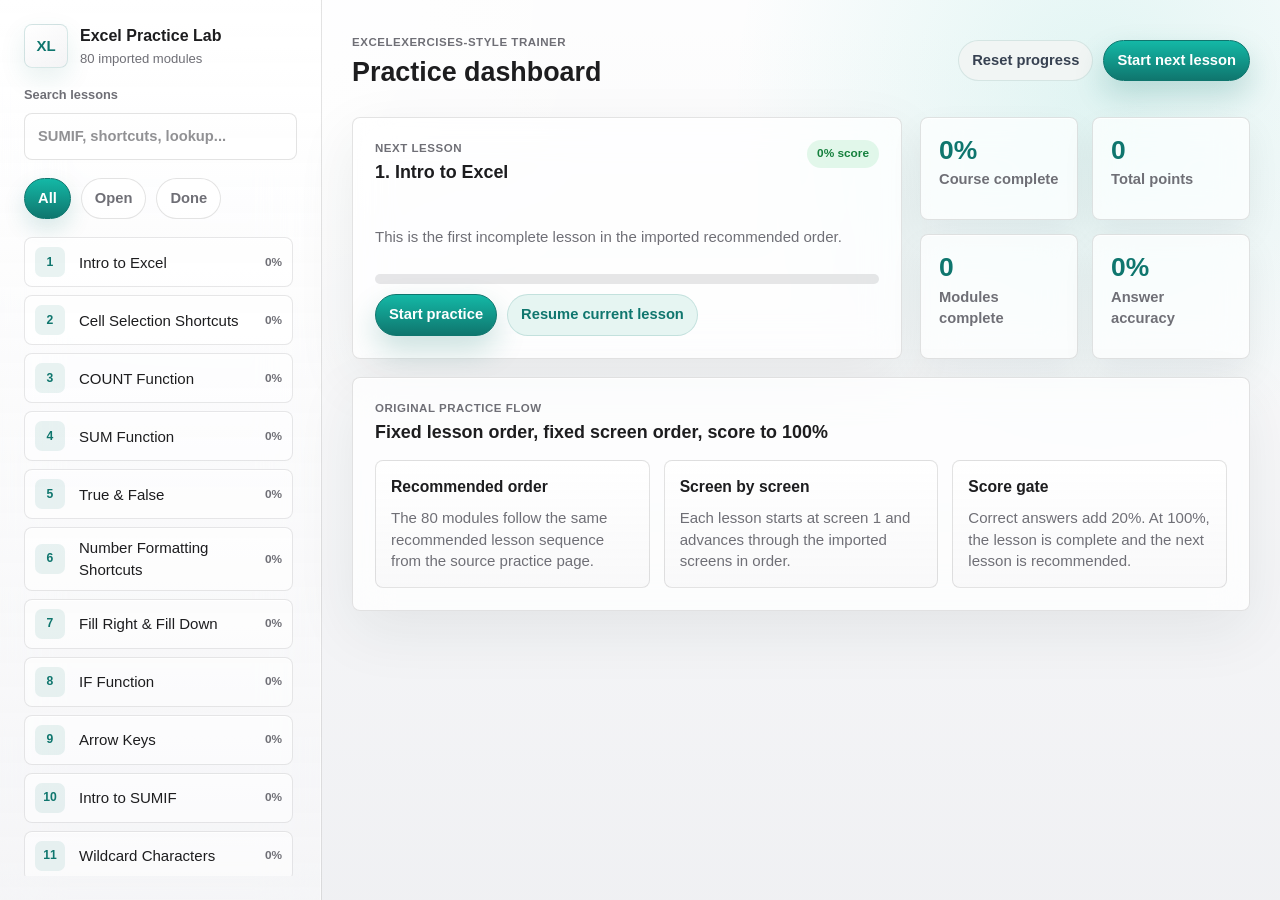
<file: index.html>
<!doctype html>
<html lang="en">
  <head>
    <meta charset="utf-8">
    <meta name="viewport" content="width=device-width, initial-scale=1">
    <title>Excel Practice Lab</title>
    <link rel="icon" href='data:image/svg+xml,%3Csvg xmlns="http://www.w3.org/2000/svg" viewBox="0 0 64 64"%3E%3Crect width="64" height="64" rx="14" fill="%230f766e"/%3E%3Cpath fill="white" d="M16 18h32v28H16z"/%3E%3Cpath fill="%2322c55e" d="M20 22h24v5H20zm0 8h10v5H20zm13 0h11v5H33zM20 38h10v4H20zm13 0h11v4H33z"/%3E%3C/svg%3E'>
    <link rel="stylesheet" href="./styles.css">
  </head>
  <body>
    <div class="app-shell">
      <aside class="sidebar" aria-label="Course modules">
        <div class="brand">
          <div class="brand-mark" aria-hidden="true">XL</div>
          <div>
          <h1>Excel Practice Lab</h1>
            <p>80 imported modules</p>
          </div>
        </div>

        <label class="search-wrap">
          <span>Search lessons</span>
          <input id="moduleSearch" type="search" placeholder="SUMIF, shortcuts, lookup...">
        </label>

        <div class="filter-row" role="group" aria-label="Module filters">
          <button class="chip active" data-filter="all" type="button">All</button>
          <button class="chip" data-filter="open" type="button">Open</button>
          <button class="chip" data-filter="done" type="button">Done</button>
        </div>

        <nav id="moduleList" class="module-list" aria-label="Lessons"></nav>
      </aside>

      <main class="main">
        <header class="topbar">
          <div>
            <p class="eyebrow">ExcelExercises-style trainer</p>
            <h2 id="screenTitle">Practice dashboard</h2>
          </div>
          <div class="top-actions">
            <button id="resetProgressBtn" class="ghost-button" type="button">Reset progress</button>
            <button id="startRecommendedBtn" class="primary-button" type="button">Start next lesson</button>
          </div>
        </header>

        <section id="dashboardView" class="view">
          <div class="hero-grid">
            <section class="panel focus-panel" aria-labelledby="nextTitle">
              <div class="panel-heading">
                <div>
                <p class="eyebrow">Next lesson</p>
                  <h3 id="nextTitle">Loading module...</h3>
                </div>
                <span id="nextBadge" class="status-pill">Ready</span>
              </div>
              <p id="nextReason" class="muted"></p>
              <div class="progress-track" aria-label="Recommended module mastery">
                <span id="nextProgressBar"></span>
              </div>
              <div class="button-row">
                <button id="dashboardStartBtn" class="primary-button" type="button">Start practice</button>
                <button id="reviewWeakBtn" class="secondary-button" type="button">Resume current lesson</button>
              </div>
            </section>

            <section class="stats-grid" aria-label="Progress statistics">
              <article class="stat-tile">
                <span id="masteryStat">0%</span>
                <p>Course complete</p>
              </article>
              <article class="stat-tile">
                <span id="streakStat">0</span>
                <p>Total points</p>
              </article>
              <article class="stat-tile">
                <span id="completedStat">0</span>
                <p>Modules complete</p>
              </article>
              <article class="stat-tile">
                <span id="accuracyStat">0%</span>
                <p>Answer accuracy</p>
              </article>
            </section>
          </div>

          <section class="panel" aria-labelledby="algorithmTitle">
            <div class="panel-heading">
              <div>
                <p class="eyebrow">Original practice flow</p>
                <h3 id="algorithmTitle">Fixed lesson order, fixed screen order, score to 100%</h3>
              </div>
            </div>
            <div class="algorithm-grid">
              <div>
                <h4>Recommended order</h4>
                <p>The 80 modules follow the same recommended lesson sequence from the source practice page.</p>
              </div>
              <div>
                <h4>Screen by screen</h4>
                <p>Each lesson starts at screen 1 and advances through the imported screens in order.</p>
              </div>
              <div>
                <h4>Score gate</h4>
                <p>Correct answers add 20%. At 100%, the lesson is complete and the next lesson is recommended.</p>
              </div>
            </div>
          </section>

        </section>

        <section id="practiceView" class="view hidden" aria-live="polite">
          <div class="practice-layout">
            <section class="panel trainer-panel" aria-labelledby="lessonTitle">
              <div class="lesson-head">
                <button id="backToDashboardBtn" class="ghost-button" type="button">Dashboard</button>
                <div>
                  <p id="lessonMeta" class="eyebrow"></p>
                  <h3 id="lessonTitle"></h3>
                </div>
              </div>

              <div id="questionArea"></div>

              <form id="answerForm" class="answer-form">
                <label id="answerLabel" for="answerInput">Your answer</label>
                <div id="keyboardCapture" class="key-capture hidden" tabindex="0" role="button" aria-label="Keyboard shortcut capture">
                  Press the shortcut now
                </div>
                <input id="answerInput" autocomplete="off" spellcheck="false" placeholder="Type a formula or result">
                <div id="choiceArea" class="choice-area hidden"></div>
                <div class="button-row">
                  <button class="primary-button" type="submit">Check answer</button>
                  <button id="hintBtn" class="secondary-button" type="button">Hint</button>
                  <button id="newQuestionBtn" class="ghost-button" type="button">New question</button>
                  <button id="skipLessonBtn" class="ghost-button" type="button">Skip lesson to 100%</button>
                </div>
              </form>

              <div id="feedbackBox" class="feedback hidden"></div>
            </section>

            <aside class="panel lesson-side" aria-label="Lesson status">
              <div class="mastery-meter">
                <div>
                  <p class="eyebrow">Lesson score</p>
                  <strong id="lessonMastery">0%</strong>
                </div>
                <div class="progress-track">
                  <span id="lessonProgressBar"></span>
                </div>
              </div>
              <dl class="mini-stats">
                <div>
                  <dt>Attempts</dt>
                  <dd id="lessonAttempts">0</dd>
                </div>
                <div>
                  <dt>Accuracy</dt>
                  <dd id="lessonAccuracy">0%</dd>
                </div>
                <div>
                  <dt>Current screen</dt>
                  <dd id="lessonReview">Now</dd>
                </div>
              </dl>
              <div class="side-note">
                <h4>Practice target</h4>
                <p id="lessonTarget">Answer correctly on the first try to raise mastery fastest.</p>
              </div>
            </aside>
          </div>
        </section>
      </main>
    </div>

    <template id="gridTemplate">
      <div class="sheet-wrap">
        <div class="formula-strip">
          <span>Name box</span>
          <strong class="name-box">A1</strong>
          <span>fx</span>
          <code class="formula-preview"></code>
        </div>
        <div class="sheet-scroll">
          <table class="sheet-grid"></table>
        </div>
      </div>
    </template>

    <script src="./question-bank.js"></script>
    <script src="./app.js"></script>
  </body>
</html>
</file>
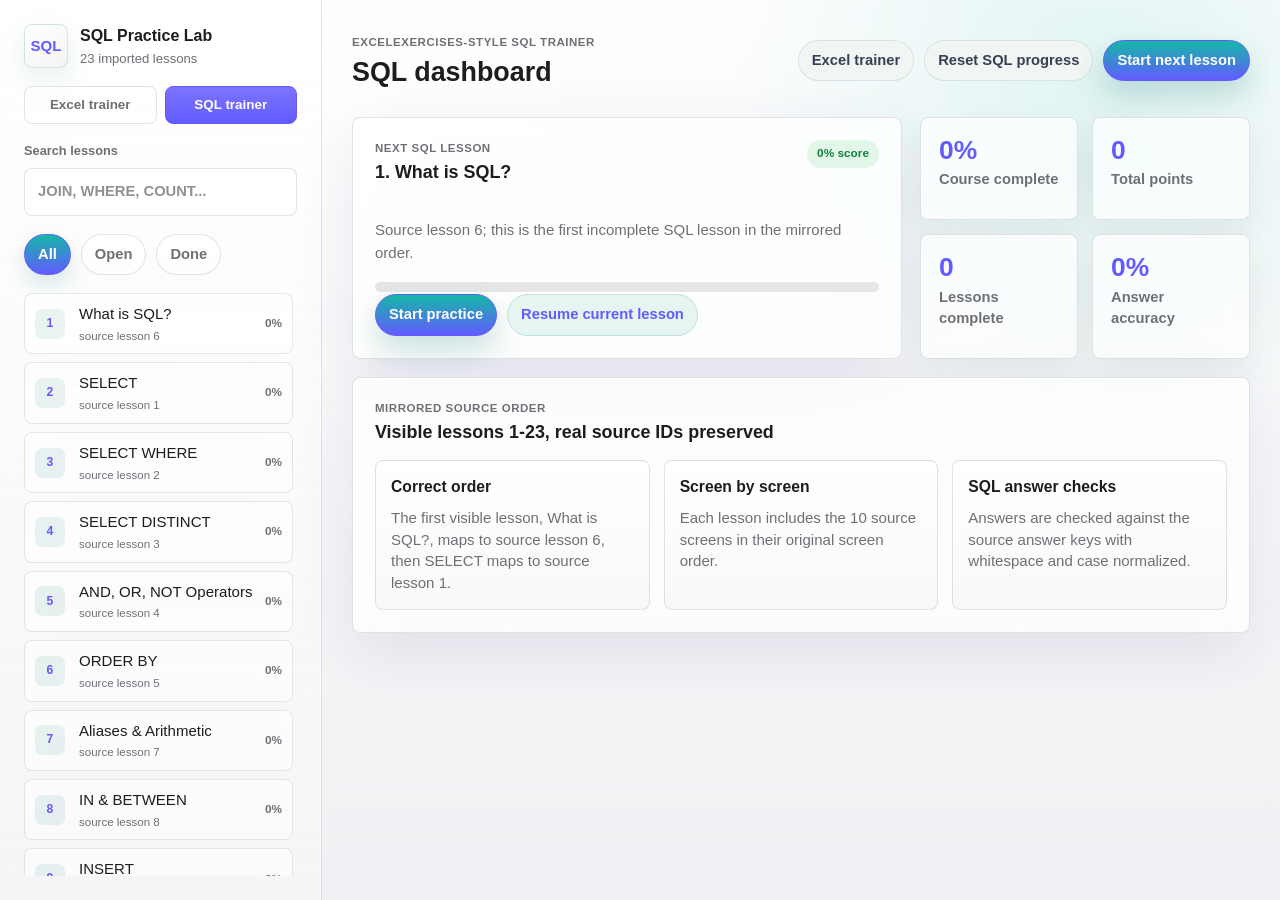
<file: sql.html>
<!doctype html>
<html lang="en">
  <head>
    <meta charset="utf-8">
    <meta name="viewport" content="width=device-width, initial-scale=1">
    <title>SQL Practice Lab</title>
    <link rel="icon" href='data:image/svg+xml,%3Csvg xmlns="http://www.w3.org/2000/svg" viewBox="0 0 64 64"%3E%3Crect width="64" height="64" rx="14" fill="%23635bff"/%3E%3Cpath fill="white" d="M17 18h30v28H17z"/%3E%3Cpath fill="%23635bff" d="M21 23h22v4H21zm0 7h22v4H21zm0 7h14v4H21z"/%3E%3C/svg%3E'>
    <link rel="stylesheet" href="./styles.css">
  </head>
  <body>
    <div class="app-shell sql-theme">
      <aside class="sidebar" aria-label="SQL lessons">
        <div class="brand">
          <div class="brand-mark" aria-hidden="true">SQL</div>
          <div>
            <h1>SQL Practice Lab</h1>
            <p>23 imported lessons</p>
          </div>
        </div>

        <div class="course-links" aria-label="Course switcher">
          <a href="./index.html">Excel trainer</a>
          <a class="active" href="./sql.html">SQL trainer</a>
        </div>

        <label class="search-wrap">
          <span>Search lessons</span>
          <input id="lessonSearch" type="search" placeholder="JOIN, WHERE, COUNT...">
        </label>

        <div class="filter-row" role="group" aria-label="Lesson filters">
          <button class="chip active" data-filter="all" type="button">All</button>
          <button class="chip" data-filter="open" type="button">Open</button>
          <button class="chip" data-filter="done" type="button">Done</button>
        </div>

        <nav id="lessonList" class="module-list" aria-label="SQL lesson list"></nav>
      </aside>

      <main class="main">
        <header class="topbar">
          <div>
            <p class="eyebrow">ExcelExercises-style SQL trainer</p>
            <h2 id="screenTitle">SQL dashboard</h2>
          </div>
          <div class="top-actions">
            <a class="ghost-button link-button" href="./index.html">Excel trainer</a>
            <button id="resetProgressBtn" class="ghost-button" type="button">Reset SQL progress</button>
            <button id="startRecommendedBtn" class="primary-button" type="button">Start next lesson</button>
          </div>
        </header>

        <section id="dashboardView" class="view">
          <div class="hero-grid">
            <section class="panel focus-panel" aria-labelledby="nextTitle">
              <div class="panel-heading">
                <div>
                  <p class="eyebrow">Next SQL lesson</p>
                  <h3 id="nextTitle">Loading lesson...</h3>
                </div>
                <span id="nextBadge" class="status-pill">Ready</span>
              </div>
              <p id="nextReason" class="muted"></p>
              <div class="progress-track" aria-label="Recommended lesson score">
                <span id="nextProgressBar"></span>
              </div>
              <div class="button-row">
                <button id="dashboardStartBtn" class="primary-button" type="button">Start practice</button>
                <button id="resumeLessonBtn" class="secondary-button" type="button">Resume current lesson</button>
              </div>
            </section>

            <section class="stats-grid" aria-label="SQL progress statistics">
              <article class="stat-tile">
                <span id="masteryStat">0%</span>
                <p>Course complete</p>
              </article>
              <article class="stat-tile">
                <span id="pointsStat">0</span>
                <p>Total points</p>
              </article>
              <article class="stat-tile">
                <span id="completedStat">0</span>
                <p>Lessons complete</p>
              </article>
              <article class="stat-tile">
                <span id="accuracyStat">0%</span>
                <p>Answer accuracy</p>
              </article>
            </section>
          </div>

          <section class="panel" aria-labelledby="mirrorTitle">
            <div class="panel-heading">
              <div>
                <p class="eyebrow">Mirrored source order</p>
                <h3 id="mirrorTitle">Visible lessons 1-23, real source IDs preserved</h3>
              </div>
            </div>
            <div class="algorithm-grid">
              <div>
                <h4>Correct order</h4>
                <p>The first visible lesson, What is SQL?, maps to source lesson 6, then SELECT maps to source lesson 1.</p>
              </div>
              <div>
                <h4>Screen by screen</h4>
                <p>Each lesson includes the 10 source screens in their original screen order.</p>
              </div>
              <div>
                <h4>SQL answer checks</h4>
                <p>Answers are checked against the source answer keys with whitespace and case normalized.</p>
              </div>
            </div>
          </section>
        </section>

        <section id="practiceView" class="view hidden" aria-live="polite">
          <div class="practice-layout">
            <section class="panel trainer-panel" aria-labelledby="lessonTitle">
              <div class="lesson-head">
                <button id="backToDashboardBtn" class="ghost-button" type="button">Dashboard</button>
                <div>
                  <p id="lessonMeta" class="eyebrow"></p>
                  <h3 id="lessonTitle"></h3>
                </div>
              </div>

              <div id="questionArea"></div>
              <div id="setupTables" class="sql-table-stack"></div>

              <form id="answerForm" class="answer-form sql-answer-form">
                <label id="answerLabel" for="answerInput">Your SQL</label>
                <div id="sqlEditorWrap" class="sql-editor-wrap">
                  <textarea id="answerInput" autocomplete="off" spellcheck="false" placeholder="Type your SQL query"></textarea>
                </div>
                <div class="button-row">
                  <button id="submitAnswerBtn" class="primary-button" type="submit">Check answer</button>
                  <button id="hintBtn" class="secondary-button" type="button">Hint</button>
                  <button id="skipQuestionBtn" class="ghost-button" type="button">Skip question</button>
                  <button id="completeLessonBtn" class="ghost-button" type="button">Skip lesson to 100%</button>
                </div>
              </form>

              <div id="feedbackBox" class="feedback hidden"></div>
              <div id="resultTables" class="sql-table-stack hidden"></div>
            </section>

            <aside class="panel lesson-side" aria-label="SQL lesson status">
              <div class="mastery-meter">
                <div>
                  <p class="eyebrow">Lesson score</p>
                  <strong id="lessonMastery">0%</strong>
                </div>
                <div class="progress-track">
                  <span id="lessonProgressBar"></span>
                </div>
              </div>
              <dl class="mini-stats">
                <div>
                  <dt>Attempts</dt>
                  <dd id="lessonAttempts">0</dd>
                </div>
                <div>
                  <dt>Accuracy</dt>
                  <dd id="lessonAccuracy">0%</dd>
                </div>
                <div>
                  <dt>Current screen</dt>
                  <dd id="lessonScreen">1</dd>
                </div>
              </dl>
              <div class="side-note">
                <h4>Practice target</h4>
                <p id="lessonTarget">Answer correctly to advance through the source screens.</p>
              </div>
            </aside>
          </div>
        </section>
      </main>
    </div>

    <script src="./sql-question-bank.js"></script>
    <script src="./sql-app.js"></script>
  </body>
</html>
</file>
<file: styles.css>
:root {
  color-scheme: light;
  --bg: #f4f4f6;
  --surface: rgba(255, 255, 255, 0.74);
  --surface-solid: #ffffff;
  --surface-2: rgba(250, 250, 251, 0.86);
  --text: #1d1d1f;
  --muted: #6f6f76;
  --border: rgba(39, 39, 42, 0.13);
  --accent: #0f766e;
  --accent-2: #115e59;
  --accent-soft: rgba(15, 118, 110, 0.12);
  --excel: #22c55e;
  --warning: #a56000;
  --danger: #ad2f2f;
  --success: #34c759;
  --shadow: 0 20px 60px rgba(20, 51, 48, 0.08);
  --radius: 8px;
}

* {
  box-sizing: border-box;
}

body {
  margin: 0;
  min-height: 100vh;
  color: var(--text);
  background:
    radial-gradient(circle at 18% 0%, rgba(255, 255, 255, 0.92), transparent 30%),
    radial-gradient(circle at 86% 10%, rgba(20, 184, 166, 0.12), transparent 27%),
    linear-gradient(180deg, rgba(255, 255, 255, 0.86), rgba(238, 239, 242, 0.74)),
    var(--bg);
  font-family: Arial, Helvetica, sans-serif;
  font-size: 15px;
  line-height: 1.45;
}

button,
input {
  font: inherit;
}

button {
  cursor: pointer;
}

.app-shell {
  display: grid;
  grid-template-columns: 322px minmax(0, 1fr);
  min-height: 100vh;
}

.sidebar {
  position: sticky;
  top: 0;
  height: 100vh;
  overflow: hidden;
  display: flex;
  flex-direction: column;
  gap: 18px;
  padding: 24px;
  color: var(--text);
  background:
    linear-gradient(180deg, rgba(255, 255, 255, 0.76), rgba(248, 248, 249, 0.62));
  border-right: 1px solid var(--border);
  box-shadow: inset -1px 0 0 rgba(255, 255, 255, 0.62);
  backdrop-filter: blur(28px) saturate(150%);
}

.brand {
  display: flex;
  align-items: center;
  gap: 12px;
}

.brand-mark {
  display: grid;
  place-items: center;
  width: 44px;
  height: 44px;
  border: 1px solid rgba(15, 118, 110, 0.16);
  border-radius: 8px;
  color: var(--accent);
  background:
    linear-gradient(145deg, rgba(255, 255, 255, 0.96), rgba(241, 241, 243, 0.8));
  box-shadow: 0 10px 26px rgba(15, 118, 110, 0.1);
  font-weight: 700;
}

.brand h1,
.brand p,
.topbar h2,
.panel h3,
.panel h4,
.lesson-head h3 {
  margin: 0;
}

.brand h1 {
  font-size: 1rem;
  font-weight: 600;
}

.brand p,
.eyebrow,
.muted,
.module-category,
.module-score {
  color: var(--muted);
}

.brand p {
  color: var(--muted);
  font-size: 0.82rem;
  margin: 2px 0 0;
}

.search-wrap {
  display: grid;
  gap: 8px;
  color: var(--muted);
  font-size: 0.8rem;
  font-weight: 600;
}

.search-wrap input {
  width: 100%;
  border: 1px solid var(--border);
  border-radius: var(--radius);
  padding: 12px 13px;
  color: var(--text);
  font-size: 0.92rem;
  background: rgba(255, 255, 255, 0.72);
  outline: none;
  box-shadow: inset 0 1px 0 rgba(255, 255, 255, 0.85);
}

.search-wrap input::placeholder {
  color: rgba(110, 110, 115, 0.76);
}

.search-wrap input:focus {
  border-color: rgba(15, 118, 110, 0.42);
  box-shadow: 0 0 0 4px rgba(15, 118, 110, 0.1);
}

.filter-row,
.button-row,
.top-actions {
  display: flex;
  flex-wrap: wrap;
  gap: 10px;
}

.chip,
.ghost-button,
.secondary-button,
.primary-button {
  border-radius: 999px;
  border: 1px solid transparent;
  padding: 9px 13px;
  font-size: 0.92rem;
  font-weight: 600;
  transition: transform 120ms ease, border-color 120ms ease, background 120ms ease, box-shadow 120ms ease;
}

.chip:hover,
.ghost-button:hover,
.secondary-button:hover,
.primary-button:hover {
  transform: translateY(-1px);
}

.chip {
  color: var(--muted);
  background: rgba(255, 255, 255, 0.58);
  border-color: var(--border);
}

.chip.active {
  color: #ffffff;
  background: linear-gradient(180deg, #14b8a6, var(--accent));
  border-color: var(--accent);
  box-shadow: 0 10px 22px rgba(15, 118, 110, 0.16);
}

.module-list {
  overflow-y: auto;
  padding-right: 4px;
  scrollbar-color: rgba(60, 60, 67, 0.26) transparent;
}

.module-group {
  margin-bottom: 18px;
}

.module-group-title {
  margin: 0 0 8px;
  color: rgba(110, 110, 115, 0.82);
  font-size: 0.72rem;
  font-weight: 700;
  letter-spacing: 0.06em;
  text-transform: uppercase;
}

.module-button {
  width: 100%;
  display: grid;
  grid-template-columns: 34px 1fr auto;
  align-items: center;
  gap: 10px;
  margin-bottom: 8px;
  padding: 9px 10px;
  text-align: left;
  color: var(--text);
  border: 1px solid rgba(60, 60, 67, 0.12);
  border-radius: var(--radius);
  background: rgba(255, 255, 255, 0.56);
  box-shadow: inset 0 1px 0 rgba(255, 255, 255, 0.68);
  position: relative;
}

.module-button.active,
.module-button:hover {
  background: rgba(255, 255, 255, 0.92);
  border-color: rgba(15, 118, 110, 0.24);
  box-shadow: 0 12px 28px rgba(15, 118, 110, 0.09);
}

.module-button.active::before {
  content: "";
  position: absolute;
  inset: 10px auto 10px 0;
  width: 3px;
  border-radius: 999px;
  background: var(--accent);
}

.module-number {
  display: grid;
  place-items: center;
  width: 30px;
  height: 30px;
  border-radius: 7px;
  color: var(--accent);
  background: rgba(15, 118, 110, 0.09);
  font-weight: 600;
  font-size: 0.76rem;
}

.module-title {
  font-size: 0.94rem;
  font-weight: 500;
  line-height: 1.2;
}

.module-category {
  display: block;
  color: var(--muted);
  font-size: 0.72rem;
  margin-top: 3px;
}

.module-score {
  color: var(--muted);
  font-size: 0.74rem;
  font-weight: 600;
}

.main {
  min-width: 0;
  padding: 28px 30px 36px;
}

.topbar {
  display: flex;
  justify-content: space-between;
  align-items: center;
  gap: 18px;
  margin-bottom: 22px;
  padding: 6px 0 8px;
}

.topbar h2 {
  font-size: clamp(1.45rem, 2.1vw, 2rem);
  font-weight: 700;
  line-height: 1.12;
  letter-spacing: 0;
}

.eyebrow {
  margin: 0 0 6px;
  font-size: 0.72rem;
  font-weight: 700;
  letter-spacing: 0.045em;
  text-transform: uppercase;
}

.primary-button {
  color: #ffffff;
  background: linear-gradient(180deg, #14b8a6, var(--accent));
  border-color: var(--accent);
  box-shadow: 0 14px 30px rgba(15, 118, 110, 0.22);
}

.primary-button:hover {
  background: linear-gradient(180deg, #0d9488, var(--accent-2));
}

.secondary-button {
  color: var(--accent);
  background: #e6f5f2;
  border-color: rgba(15, 118, 110, 0.16);
}

.ghost-button {
  color: #374151;
  background: #f1f5f4;
  border-color: rgba(15, 118, 110, 0.12);
}

.link-button {
  display: inline-flex;
  align-items: center;
  justify-content: center;
  text-decoration: none;
}

.sql-theme {
  --accent: #635bff;
  --accent-2: #5148d8;
  --accent-soft: rgba(99, 91, 255, 0.12);
  --excel: #0f766e;
  --shadow: 0 20px 60px rgba(40, 36, 120, 0.09);
}

.course-links {
  display: grid;
  grid-template-columns: repeat(2, minmax(0, 1fr));
  gap: 8px;
}

.course-links a {
  display: inline-flex;
  align-items: center;
  justify-content: center;
  min-height: 36px;
  padding: 8px 10px;
  border: 1px solid var(--border);
  border-radius: var(--radius);
  color: var(--muted);
  background: rgba(255, 255, 255, 0.58);
  font-size: 0.84rem;
  font-weight: 700;
  text-decoration: none;
}

.course-links a.active {
  color: #ffffff;
  border-color: var(--accent);
  background: linear-gradient(180deg, #7c74ff, var(--accent));
}

.view {
  display: block;
}

.hidden {
  display: none !important;
}

.hero-grid {
  display: grid;
  grid-template-columns: minmax(0, 1.25fr) minmax(300px, 0.75fr);
  gap: 18px;
  margin-bottom: 18px;
}

.panel,
.stat-tile {
  background: var(--surface);
  border: 1px solid var(--border);
  border-radius: var(--radius);
  box-shadow: var(--shadow);
  backdrop-filter: blur(18px) saturate(160%);
}

.panel {
  padding: 22px;
  box-shadow:
    inset 0 1px 0 rgba(255, 255, 255, 0.72),
    var(--shadow);
}

.focus-panel {
  min-height: 242px;
  display: flex;
  flex-direction: column;
  justify-content: space-between;
}

.panel-heading,
.lesson-head {
  display: flex;
  align-items: flex-start;
  justify-content: space-between;
  gap: 16px;
  margin-bottom: 16px;
}

.status-pill {
  display: inline-flex;
  align-items: center;
  min-height: 28px;
  padding: 5px 10px;
  border-radius: 999px;
  color: #15803d;
  background: rgba(34, 197, 94, 0.12);
  font-size: 0.74rem;
  font-weight: 700;
}

.muted {
  line-height: 1.55;
}

.progress-track {
  width: 100%;
  height: 10px;
  overflow: hidden;
  border-radius: 999px;
  background: rgba(60, 60, 67, 0.12);
}

.progress-track span {
  display: block;
  height: 100%;
  width: 0;
  border-radius: inherit;
  background: linear-gradient(90deg, var(--accent), var(--excel));
  transition: width 220ms ease;
}

.stats-grid {
  display: grid;
  grid-template-columns: repeat(2, minmax(0, 1fr));
  gap: 14px;
}

.stat-tile {
  padding: 18px;
  box-shadow:
    inset 0 1px 0 rgba(255, 255, 255, 0.72),
    0 14px 34px rgba(17, 24, 39, 0.06);
}

.stat-tile span {
  display: block;
  color: var(--accent);
  font-size: 1.65rem;
  font-weight: 700;
  line-height: 1.12;
}

.stat-tile p {
  margin: 4px 0 0;
  color: var(--muted);
  font-size: 0.92rem;
  font-weight: 600;
}

.algorithm-grid,
.category-grid {
  display: grid;
  gap: 14px;
}

.algorithm-grid {
  grid-template-columns: repeat(3, minmax(0, 1fr));
}

.algorithm-grid div,
.category-card {
  border: 1px solid var(--border);
  border-radius: var(--radius);
  background:
    linear-gradient(180deg, rgba(255, 255, 255, 0.72), rgba(247, 247, 248, 0.78));
}

.algorithm-grid div {
  padding: 15px;
}

.algorithm-grid h4,
.algorithm-grid p,
.category-card h4,
.category-card p {
  margin: 0;
}

.algorithm-grid h4,
.category-card h4,
.panel h4 {
  font-size: 0.98rem;
  font-weight: 600;
}

.panel h3,
.lesson-head h3 {
  font-size: 1.12rem;
  font-weight: 600;
  line-height: 1.2;
}

.algorithm-grid p,
.category-card p {
  color: var(--muted);
  font-size: 0.94rem;
  line-height: 1.45;
  margin-top: 8px;
}

.category-grid {
  grid-template-columns: repeat(auto-fit, minmax(220px, 1fr));
}

.category-card {
  padding: 16px;
  text-align: left;
}

.category-card strong {
  color: var(--accent);
}

.practice-layout {
  display: grid;
  grid-template-columns: minmax(0, 1fr);
  gap: 18px;
}

.trainer-panel {
  min-width: 0;
  position: relative;
  overflow: hidden;
}

.lesson-head {
  justify-content: flex-start;
  align-items: center;
}

.question-card {
  display: grid;
  gap: 16px;
}

.question-copy {
  padding: 16px;
  border: 1px solid rgba(99, 91, 255, 0.16);
  border-left: 5px solid var(--accent);
  border-radius: var(--radius);
  background: rgba(255, 255, 255, 0.7);
  font-size: 1rem;
  line-height: 1.58;
}

.question-copy p {
  margin: 0;
}

.question-copy code {
  padding: 2px 5px;
  border-radius: 5px;
  background: rgba(99, 91, 255, 0.1);
}

.prompt {
  padding: 15px;
  border: 1px solid rgba(15, 118, 110, 0.14);
  border-left: 5px solid var(--accent);
  border-radius: var(--radius);
  background: rgba(255, 255, 255, 0.68);
  font-size: 0.96rem;
  line-height: 1.55;
}

.prompt strong {
  color: var(--accent);
}

.sheet-wrap {
  overflow: hidden;
  border: 1px solid var(--border);
  border-radius: var(--radius);
  background: var(--surface-solid);
  box-shadow: 0 18px 40px rgba(17, 24, 39, 0.06);
}

.formula-strip {
  display: grid;
  grid-template-columns: auto 74px auto 1fr;
  gap: 8px;
  align-items: center;
  padding: 9px 11px;
  color: var(--muted);
  border-bottom: 1px solid var(--border);
  background: rgba(244, 247, 251, 0.95);
  font-size: 0.78rem;
}

.name-box {
  display: inline-flex;
  align-items: center;
  min-height: 26px;
  padding: 0 8px;
  border: 1px solid var(--border);
  border-radius: 5px;
  color: var(--text);
  background: white;
}

.formula-preview {
  min-height: 26px;
  display: flex;
  align-items: center;
  padding: 0 8px;
  border: 1px solid var(--border);
  border-radius: 5px;
  color: var(--text);
  background: white;
  white-space: nowrap;
  overflow: hidden;
  text-overflow: ellipsis;
}

.sheet-scroll {
  overflow-x: auto;
}

.sheet-grid {
  width: 100%;
  border-collapse: collapse;
  table-layout: fixed;
  min-width: 620px;
  font-size: 0.84rem;
}

.sheet-grid th,
.sheet-grid td {
  border: 1px solid #e2e6ec;
  padding: 8px 9px;
  white-space: normal;
  overflow-wrap: normal;
  word-break: normal;
  text-align: center;
  vertical-align: middle;
  user-select: none;
}

.sheet-grid th {
  color: #3a3a3c;
  background: #f5f7fa;
  font-weight: 700;
}

.sheet-grid .corner,
.sheet-grid .row-head,
.sheet-grid .col-head {
  text-align: center;
  color: #6e6e73;
  background: #f1f4f8;
  font-weight: 700;
}

.sheet-grid .corner,
.sheet-grid .row-head {
  width: 48px;
}

.sheet-grid .target {
  outline: 2px solid var(--excel);
  outline-offset: -2px;
  background: rgba(52, 199, 89, 0.1);
}

.sheet-grid .active-cell {
  outline: 2px solid var(--excel);
  outline-offset: -2px;
  background: #ffffff;
}

.sheet-grid .formula-ref {
  background: color-mix(in srgb, var(--ref-color) 12%, white);
  outline: 2px solid var(--ref-color);
  outline-offset: -2px;
}

.sheet-grid .drag-ref {
  background: rgba(34, 197, 94, 0.12);
  outline: 2px solid var(--excel);
  outline-offset: -2px;
}

.workbook-frame {
  width: 100%;
  min-height: 420px;
  border: 1px solid var(--border);
  border-radius: var(--radius);
  background: var(--surface-solid);
}

.answer-form {
  display: grid;
  gap: 11px;
  margin-top: 18px;
}

.answer-form label {
  font-size: 0.95rem;
  font-weight: 700;
}

.answer-form input,
.answer-form textarea,
.key-capture {
  width: 100%;
  border: 1px solid var(--border);
  border-radius: var(--radius);
  padding: 12px 13px;
  font-size: 0.95rem;
  background: white;
  outline: none;
}

.answer-form input:focus,
.answer-form textarea:focus,
.key-capture:focus {
  border-color: var(--accent);
  box-shadow: 0 0 0 4px rgba(15, 118, 110, 0.1);
}

.answer-form textarea {
  min-height: 132px;
  resize: vertical;
  font-family: Consolas, "Courier New", monospace;
  line-height: 1.5;
}

.sql-editor-wrap {
  position: relative;
}

.sql-table-stack {
  display: grid;
  gap: 14px;
  margin-top: 16px;
}

.sql-table-card {
  overflow: hidden;
  border: 1px solid var(--border);
  border-radius: var(--radius);
  background: var(--surface-solid);
  box-shadow: 0 14px 32px rgba(17, 24, 39, 0.05);
}

.sql-table-card h4 {
  margin: 0;
  padding: 10px 12px;
  color: var(--muted);
  border-bottom: 1px solid var(--border);
  background: rgba(245, 247, 250, 0.94);
  font-size: 0.8rem;
  text-transform: uppercase;
}

.sql-table-scroll {
  overflow-x: auto;
}

.sql-data-table {
  width: 100%;
  min-width: 520px;
  border-collapse: collapse;
  font-size: 0.9rem;
}

.sql-data-table th,
.sql-data-table td {
  padding: 9px 10px;
  border: 1px solid #e2e6ec;
  text-align: left;
  vertical-align: top;
}

.sql-data-table th {
  color: #ffffff;
  background: var(--accent);
  font-weight: 700;
}

.sql-data-table tbody tr:nth-child(even) {
  background: rgba(245, 247, 250, 0.86);
}

.key-capture {
  color: var(--muted);
}

.key-capture.captured {
  color: var(--text);
  font-weight: 700;
}

.choice-area {
  display: grid;
  grid-template-columns: repeat(auto-fit, minmax(140px, 1fr));
  gap: 10px;
}

.choice-button {
  border: 1px solid var(--border);
  border-radius: var(--radius);
  padding: 10px 12px;
  color: var(--text);
  font-size: 0.94rem;
  background: rgba(255, 255, 255, 0.82);
  text-align: left;
}

.choice-button.active {
  border-color: var(--accent);
  background: var(--accent-soft);
  font-weight: 700;
}

.feedback {
  margin-top: 18px;
  padding: 14px;
  border-radius: var(--radius);
  border: 1px solid var(--border);
  font-size: 0.94rem;
  line-height: 1.55;
}

.feedback.correct {
  color: #14743d;
  background: rgba(52, 199, 89, 0.12);
  border-color: rgba(52, 199, 89, 0.28);
}

.feedback.success {
  color: #14743d;
  background: rgba(52, 199, 89, 0.12);
  border-color: rgba(52, 199, 89, 0.28);
}

.feedback.correct-pulse {
  animation: feedbackPop 520ms ease;
}

.feedback.warning {
  color: #6e4700;
  background: #fff6e5;
  border-color: #edd49f;
}

.feedback.incorrect {
  color: #7b2020;
  background: #fff0f0;
  border-color: #edc1c1;
}

.feedback.danger {
  color: #7b2020;
  background: #fff0f0;
  border-color: #edc1c1;
}

.feedback code {
  padding: 2px 5px;
  border-radius: 5px;
  background: rgba(255, 255, 255, 0.8);
}

.correct-burst {
  position: absolute;
  top: 96px;
  right: 24px;
  z-index: 5;
  display: inline-flex;
  align-items: center;
  gap: 10px;
  min-width: 172px;
  padding: 12px 14px;
  border: 1px solid rgba(52, 199, 89, 0.32);
  border-radius: var(--radius);
  color: #14743d;
  background: rgba(255, 255, 255, 0.92);
  box-shadow: 0 18px 42px rgba(17, 24, 39, 0.14);
  backdrop-filter: blur(18px) saturate(160%);
  pointer-events: none;
  animation: correctBurst 1050ms cubic-bezier(0.2, 0.85, 0.2, 1) forwards;
}

.correct-burst-icon {
  display: grid;
  place-items: center;
  width: 32px;
  height: 32px;
  border-radius: 999px;
  color: #ffffff;
  background: var(--success);
  font-weight: 700;
}

.correct-burst strong,
.correct-burst small {
  display: block;
}

.correct-burst small {
  margin-top: 1px;
  color: var(--muted);
  font-size: 0.78rem;
}

@keyframes feedbackPop {
  0% {
    transform: scale(0.985);
  }

  45% {
    transform: scale(1.01);
  }

  100% {
    transform: scale(1);
  }
}

@keyframes correctBurst {
  0% {
    opacity: 0;
    transform: translateY(12px) scale(0.96);
  }

  18% {
    opacity: 1;
    transform: translateY(0) scale(1);
  }

  72% {
    opacity: 1;
    transform: translateY(0) scale(1);
  }

  100% {
    opacity: 0;
    transform: translateY(-18px) scale(1.02);
  }
}

.lesson-side {
  position: static;
  align-self: start;
}

.mastery-meter strong {
  display: block;
  margin: 2px 0 12px;
  color: var(--accent);
  font-size: 1.85rem;
  line-height: 1.1;
}

.mini-stats {
  display: grid;
  gap: 10px;
  margin: 18px 0;
  font-size: 0.92rem;
}

.mini-stats div {
  display: flex;
  justify-content: space-between;
  gap: 12px;
  padding: 11px 0;
  border-bottom: 1px solid var(--border);
}

.mini-stats dt {
  color: var(--muted);
  font-weight: 600;
}

.mini-stats dd {
  margin: 0;
  font-weight: 700;
}

.side-note {
  padding: 15px;
  border-radius: var(--radius);
  background: var(--surface-2);
  border: 1px solid var(--border);
  font-size: 0.92rem;
}

.side-note h4,
.side-note p {
  margin: 0;
}

.side-note p {
  color: var(--muted);
  line-height: 1.45;
  margin-top: 7px;
}

.empty-state {
  padding: 18px;
  color: var(--muted);
  border: 1px dashed rgba(60, 60, 67, 0.22);
  border-radius: var(--radius);
  background: rgba(255, 255, 255, 0.48);
}

@media (max-width: 1040px) {
  .app-shell {
    grid-template-columns: 1fr;
  }

  .sidebar {
    position: static;
    height: auto;
    max-height: 520px;
    border-right: 0;
    border-bottom: 1px solid var(--border);
  }

  .hero-grid,
  .practice-layout {
    grid-template-columns: 1fr;
  }

  .lesson-side {
    position: static;
  }
}

@media (max-width: 720px) {
  .main,
  .sidebar {
    padding: 18px;
  }

  .topbar,
  .panel-heading {
    align-items: stretch;
    flex-direction: column;
  }

  .top-actions,
  .button-row {
    width: 100%;
  }

  .top-actions button,
  .top-actions .link-button,
  .button-row button {
    flex: 1 1 auto;
  }

  .algorithm-grid,
  .stats-grid {
    grid-template-columns: 1fr;
  }

  .formula-strip {
    grid-template-columns: 1fr;
  }

  .correct-burst {
    top: 76px;
    right: 16px;
    left: 16px;
    min-width: 0;
  }
}

@media (prefers-reduced-motion: reduce) {
  .feedback.correct-pulse,
  .correct-burst {
    animation: none;
  }
}
</file>
